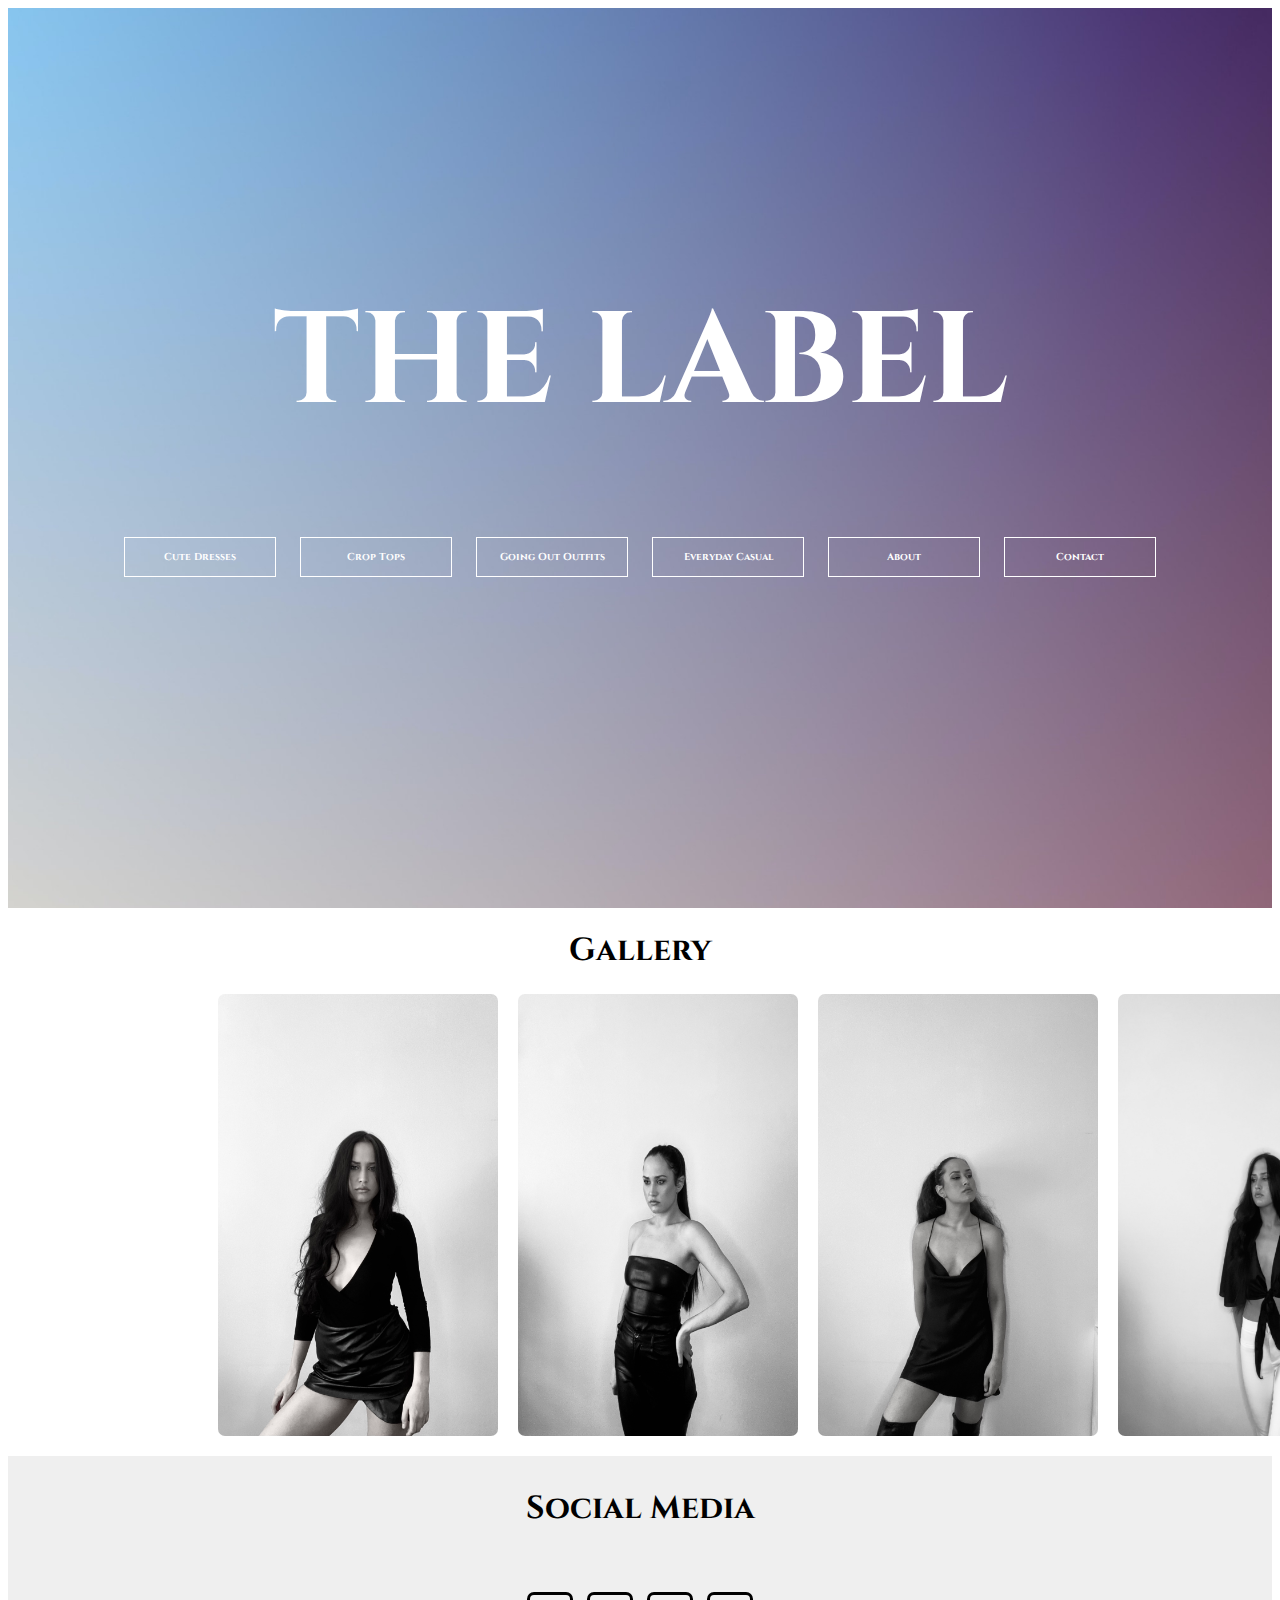
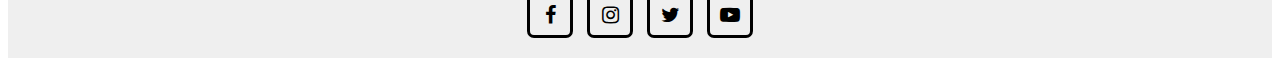
<file: index.html>
<html>
	<head>
	     <title>THE LABEL</title>
	     <link rel="stylesheet" href="style.css">
          <link rel="preconnect" href="https://fonts.googleapis.com">
<link rel="preconnect" href="https://fonts.gstatic.com" crossorigin>
<link href="https://fonts.googleapis.com/css2?family=Kaushan+Script&display=swap" rel="stylesheet">
<link rel="preconnect" href="https://fonts.googleapis.com">
<link rel="preconnect" href="https://fonts.gstatic.com" crossorigin>
<link href="https://fonts.googleapis.com/css2?family=Cinzel&family=Kaushan+Script&display=swap" rel="stylesheet">

        <link rel="stylesheet" href="https://stackpath.bootstrapcdn.com/font-awesome/4.7.0/css/font-awesome.min.css">
    
	</head>
	<body>
	<section id="banner">
		<div class="banner-text">
			<h1>THE LABEL</h1>
                <div class="banner-btn">
				    <a href="CuteDresses.html"><span></span>Cute Dresses</a>
                    <a href="CropTops.html"><span></span>Crop Tops</a>
				    <a href="GoingOutOutfits.html"><span></span>Going Out Outfits</a>
				    <a href="EverydayCasual.html"><span></span>Everyday Casual</a>
				    <a href="About.html"><span></span>About</a>
                    <a href="ContactForm.html"><span></span>Contact</a>
			</div>
		</div>
			
	</section>
			
    <section id="Gallery">
    <div class="title-text">    
    <h1>Gallery</h1>    
    </div>
    
<div class="service-box">
        
    <div class="CuteDresses">
        <img src="pictures/IMG_9692.jpg"> 
        <div class="overlay"> </div>
    </div>        
    <div class="CuteDresses">
       <img src="pictures/IMG_0086%202.jpeg"> 
        <div class="overlay"> </div>
    </div>
    <div class="CuteDresses">
       <img src="pictures/IMG_9970%202.jpeg"> 
        <div class="overlay"> </div>
    </div>
    <div class="CuteDresses">
       <img src="pictures/IMG_0290.jpg"> 
        <div class="overlay"> </div>
    </div>
        
</div>
    </section>
        
    <section id="footer">
    <div class="title-text">
    <h1>Social Media</h1>    
    </div>
        
    <div class="social-links">
        <i class="fa fa-facebook"></i>
        <i class="fa fa-instagram"></i>
        <i class="fa fa-twitter"></i> 
        <i class="fa fa-youtube-play"></i>
    
    </div>
    
    </section>
        
	</body>
</html>
</file>
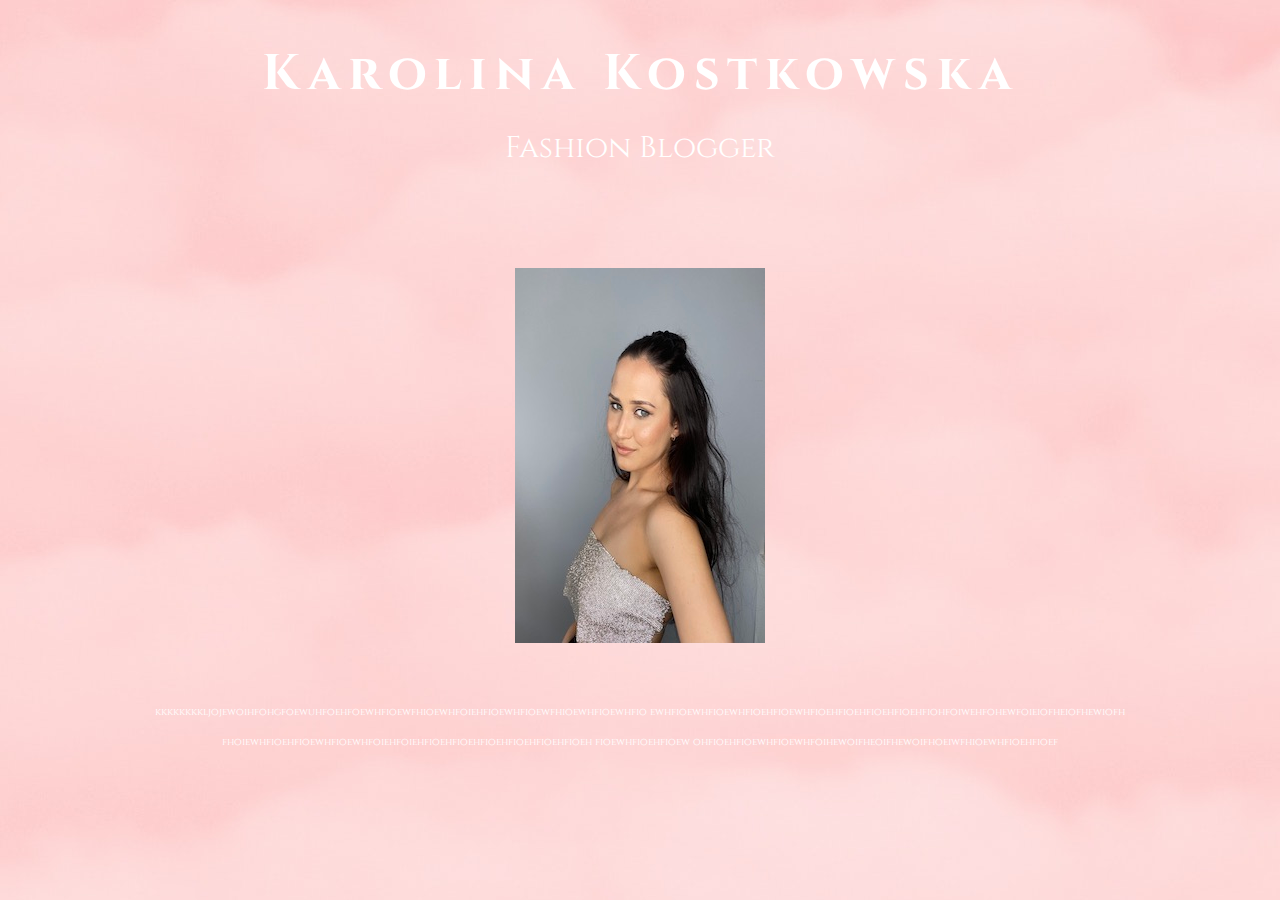
<file: About.html>
<!DOCTYPE html>
<html lang="en">
<head>
    <meta charset="UTF-8">
    <meta name="viewport" content="width=device-width, initial-scale=1.0">
    <link rel="stylesheet" href="About.css">
    <title>About</title>
    <link rel="preconnect" href="https://fonts.googleapis.com">
<link rel="preconnect" href="https://fonts.gstatic.com" crossorigin>
<link href="https://fonts.googleapis.com/css2?family=Cinzel&family=Kaushan+Script&display=swap" rel="stylesheet">

</head>

    <body>
     <div class="container">
        <h1> Karolina Kostkowska</h1>
         <h2> Fashion Blogger </h2>
         <div class="image">
         <img src="pictures/IMG_9856.jpg" alt="Photgraphy Of Me">
         </div>
          <p>   kkkkkkkkljojewoihfohgfoewuhfoehfoewhfioewfhioewhfoiehfioewhfioewfhioewhfioewhfio
          ewhfioewhfioewhfioehfioewhfioehfioehfioehfioehfiohfoiwehfohewfoieiofheiofhewiofh
          fhoiewhfioehfioewhfioewhfoiehfoiehfioehfioehfioehfioehfioehfioeh fioewhfioehfioew ohfioehfioewhfioewhfoihewoifheoifhewoifhoeiwfhioewhfioehfioef
          </p>
        </div>
        
        
    </body>
    
</html>
</file>
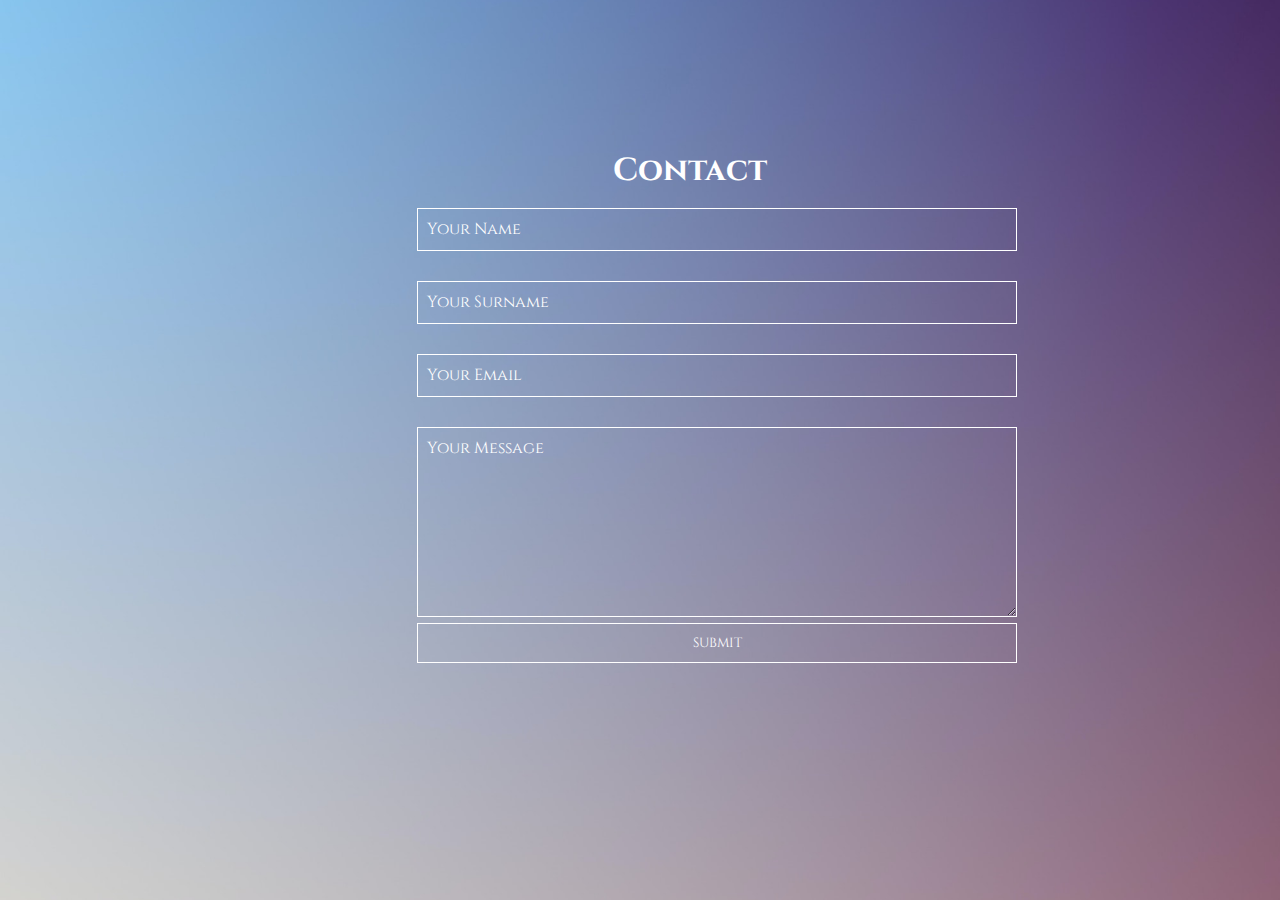
<file: ContactForm.html>
<!DOCTYPE html>
<html lang="en">
<head>
    <meta charset= "UTF-8">
    <meta http-equiv="X-UA-Compatible" content="IE=edge">
    <meta name="viewport" content="width=device-width, initial-scale=1.0">
    <title>ContactForm</title>
    <link rel="stylesheet" href="ContactForm.css">
    <link rel="preconnect" href="https://fonts.googleapis.com">
<link rel="preconnect" href="https://fonts.gstatic.com" crossorigin>
<link href="https://fonts.googleapis.com/css2?family=Cinzel&family=Kaushan+Script&display=swap" rel="stylesheet">

</head>

    
    <body>
        
    
        
    <div class="hero">
		
        <h1 class="contact">Contact</h1>
       
        <form>
            <div class="input-group">
            <input type="text" id="name" required>
            <label for="name">Your Name</label>
            </div>
            
             <div class="input-group">
            <input type="text" id="surname" required>
            <label for="surname">Your Surname</label>
            </div>
            
             <div class="input-group">
            <input type="email" id="email" required>
            <label for="email">Your Email</label>
            </div>
            
             <div class="input-group">
            <textarea name="message" rows="8" required></textarea>
        <label for="message">Your Message</label>
        <button type="submit">SUBMIT</button>
            </div>
        </form>
    

</div>
</body>



</html>
</file>
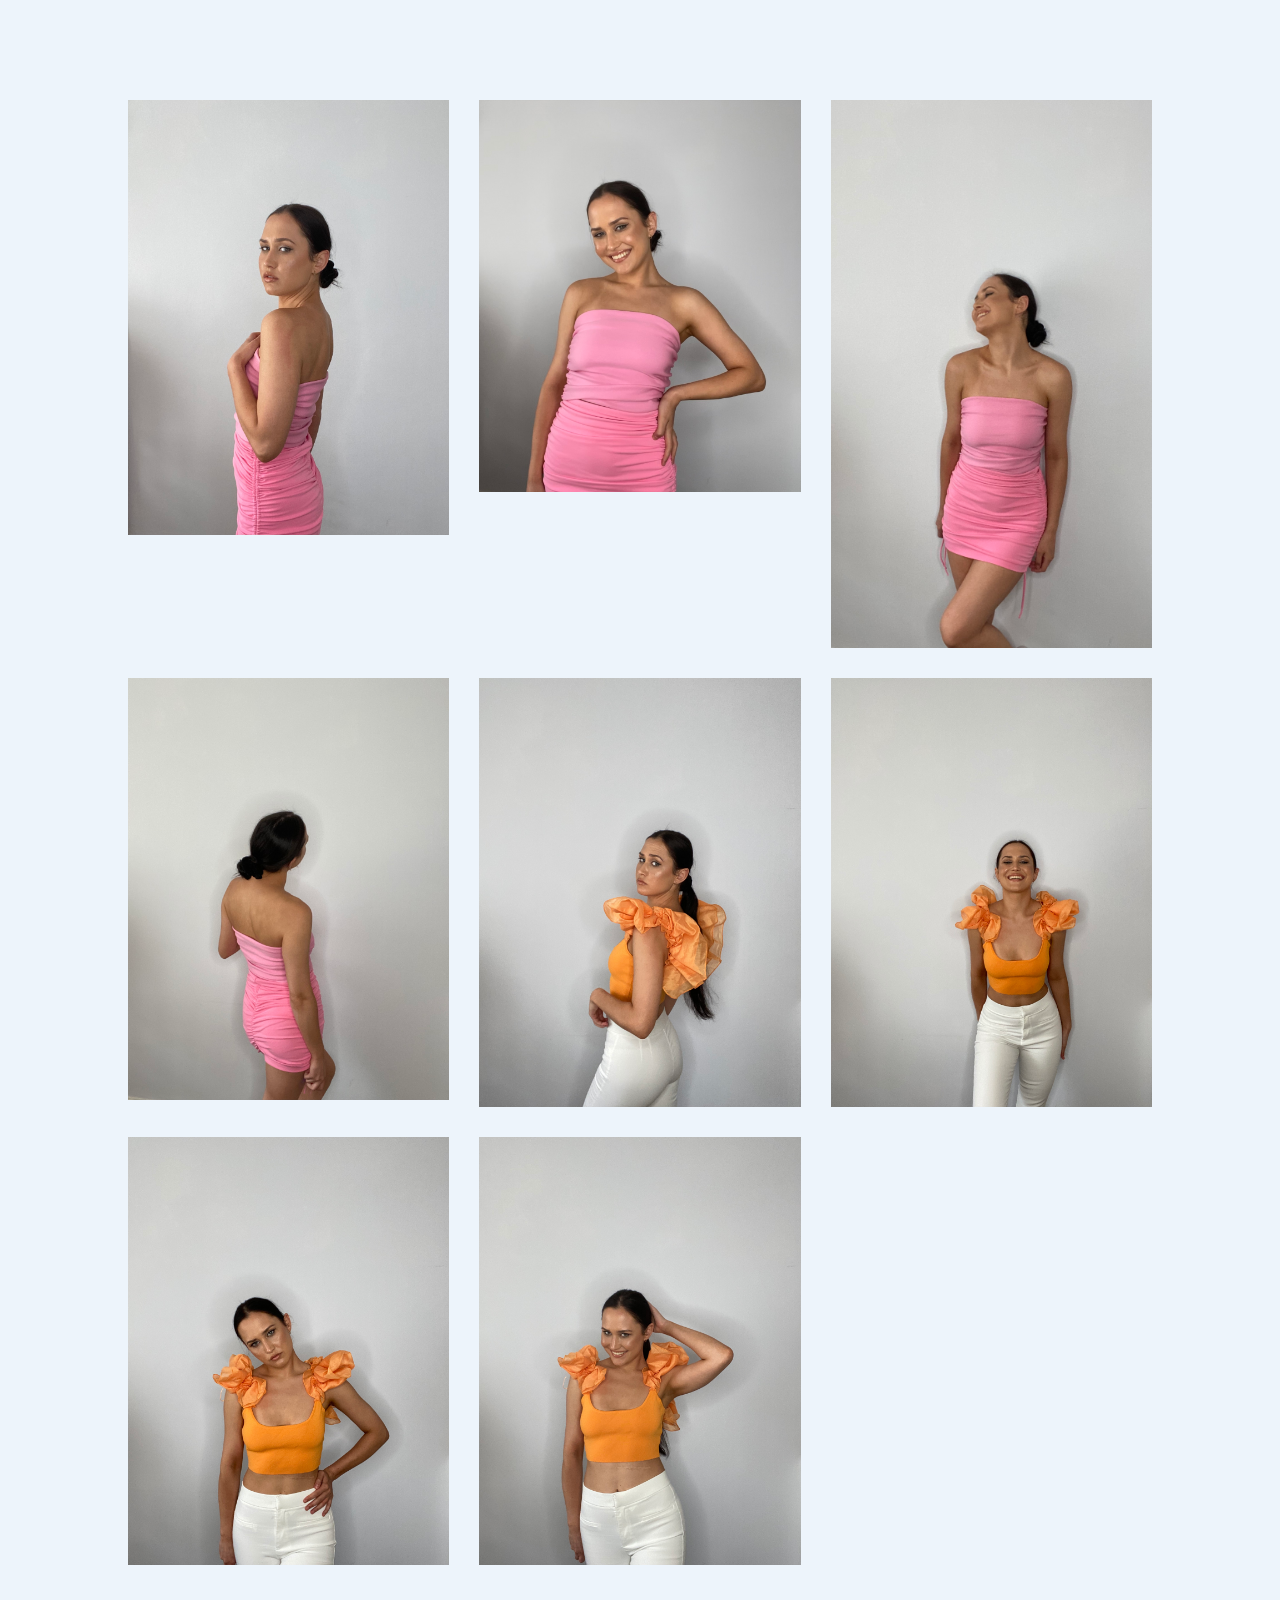
<file: CropTops.html>
<!DOCTYPE html>
<html>
	<head>
         <meta name="viewport" content="width=device-width, initial-scale=0.1">
	     <title>CuteDresses</title>
	     <link rel="stylesheet" href="CropTops.css">
                
	</head>
	<body>
        

        
        <div class="img-gallery">
              <img src="pictures/IMG_0189.jpeg">
              <img src="pictures/IMG_0289.jpg"> 
              <img src="pictures/IMG_0218.jpeg"> 
              <img src="pictures/IMG_0206.jpeg">
              <img src="pictures/IMG_0224.jpeg"> 
              <img src="pictures/IMG_0228.jpeg"> 
              <img src="pictures/IMG_0235.jpeg"> 
              <img src="pictures/IMG_0238.jpeg"> 
        
        
        </div>
	
         
	</body>
</html>
</file>
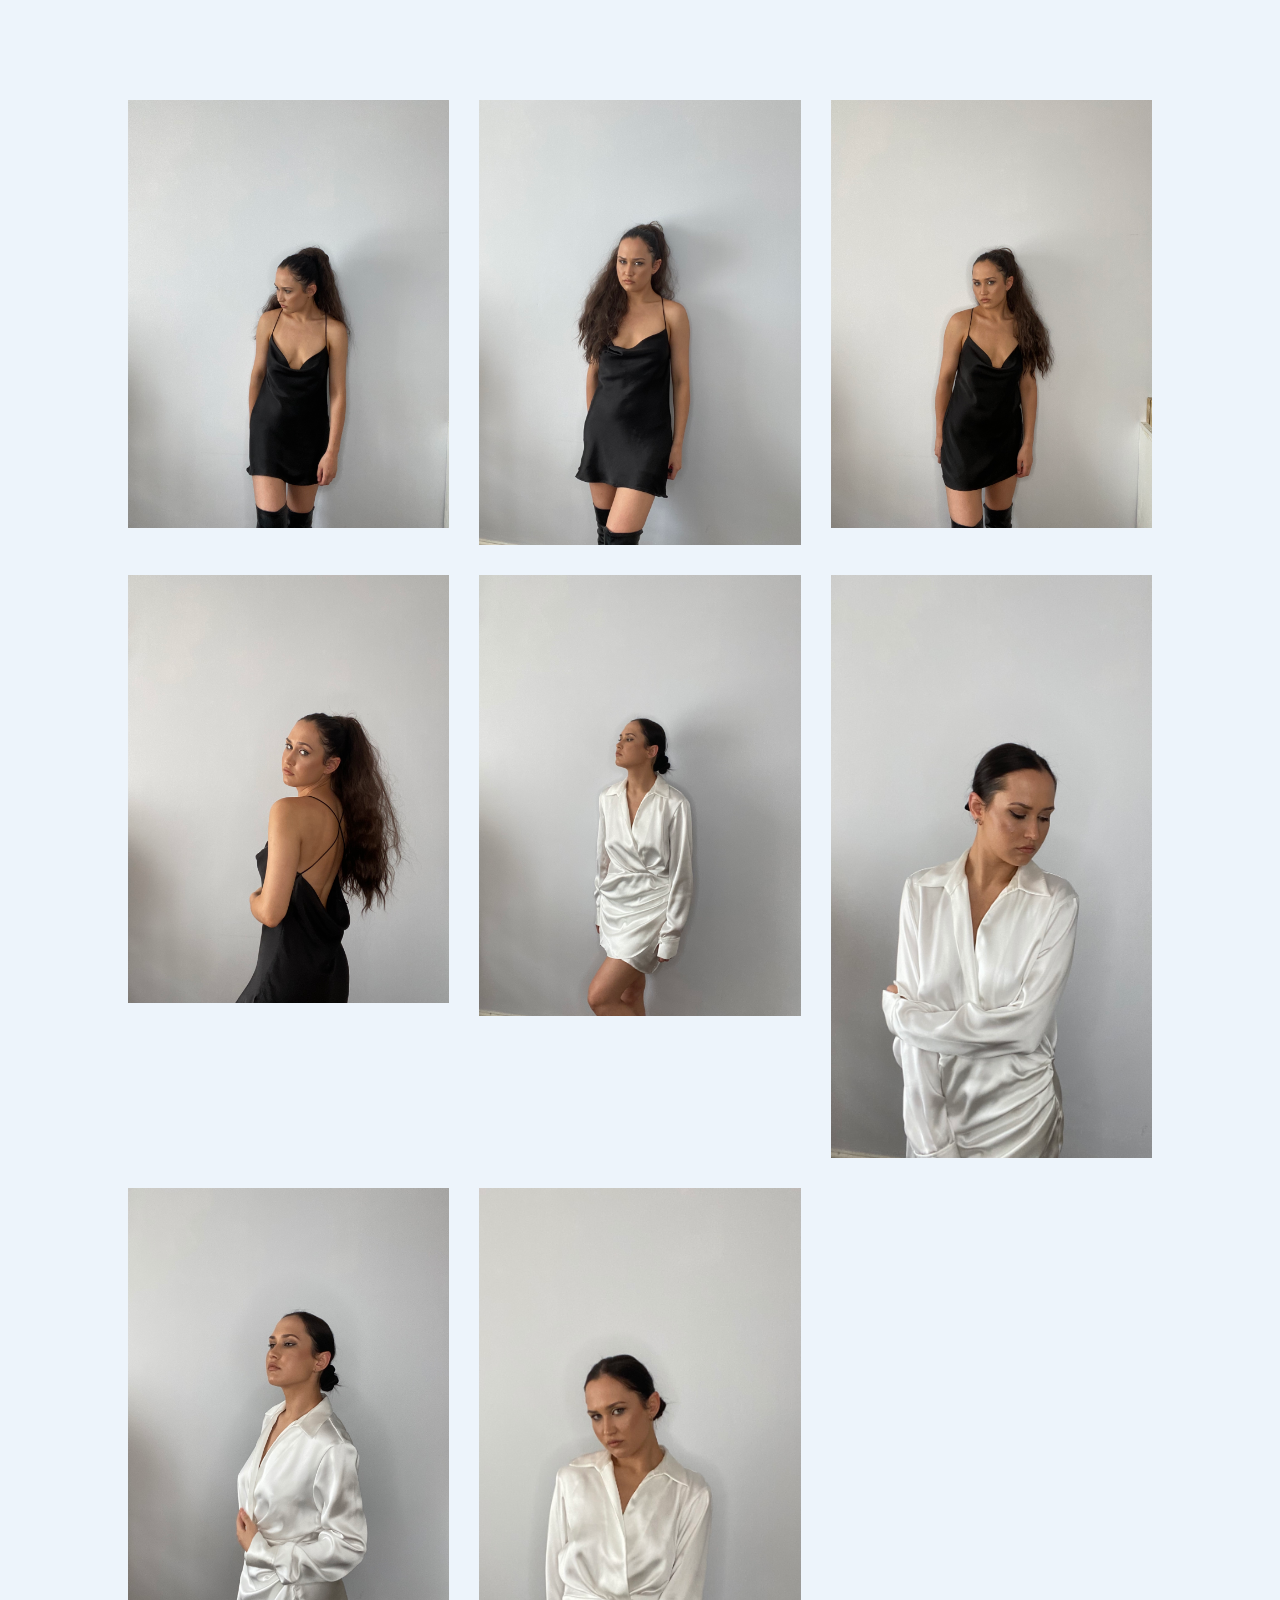
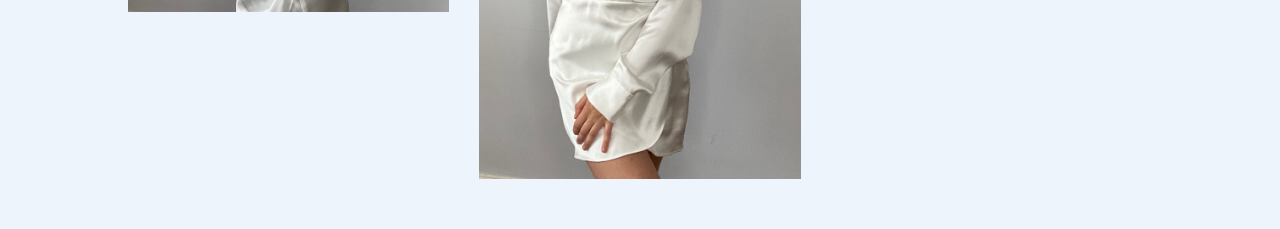
<file: CuteDresses.html>
<!DOCTYPE html>
<html>
	<head>
         <meta name="viewport" content="width=device-width, initial-scale=0.1">
	     <title>CuteDresses</title>
	     <link rel="stylesheet" href="CuteDresses.css">
                
	</head>
	<body>
        
        <div class="img-gallery">
              <img src="pictures/IMG_0010.jpg">
              <img src="pictures/IMG_9899.jpeg"> 
              <img src="pictures/IMG_9963.jpeg"> 
              <img src="pictures/IMG_9935.jpeg">
              <img src="pictures/IMG_0155.jpeg"> 
              <img src="pictures/IMG_0162.jpeg"> 
              <img src="pictures/IMG_0169.jpeg"> 
              <img src="pictures/IMG_0174.jpeg"> 
        
        
        </div>
	
         
	</body>
</html>
</file>
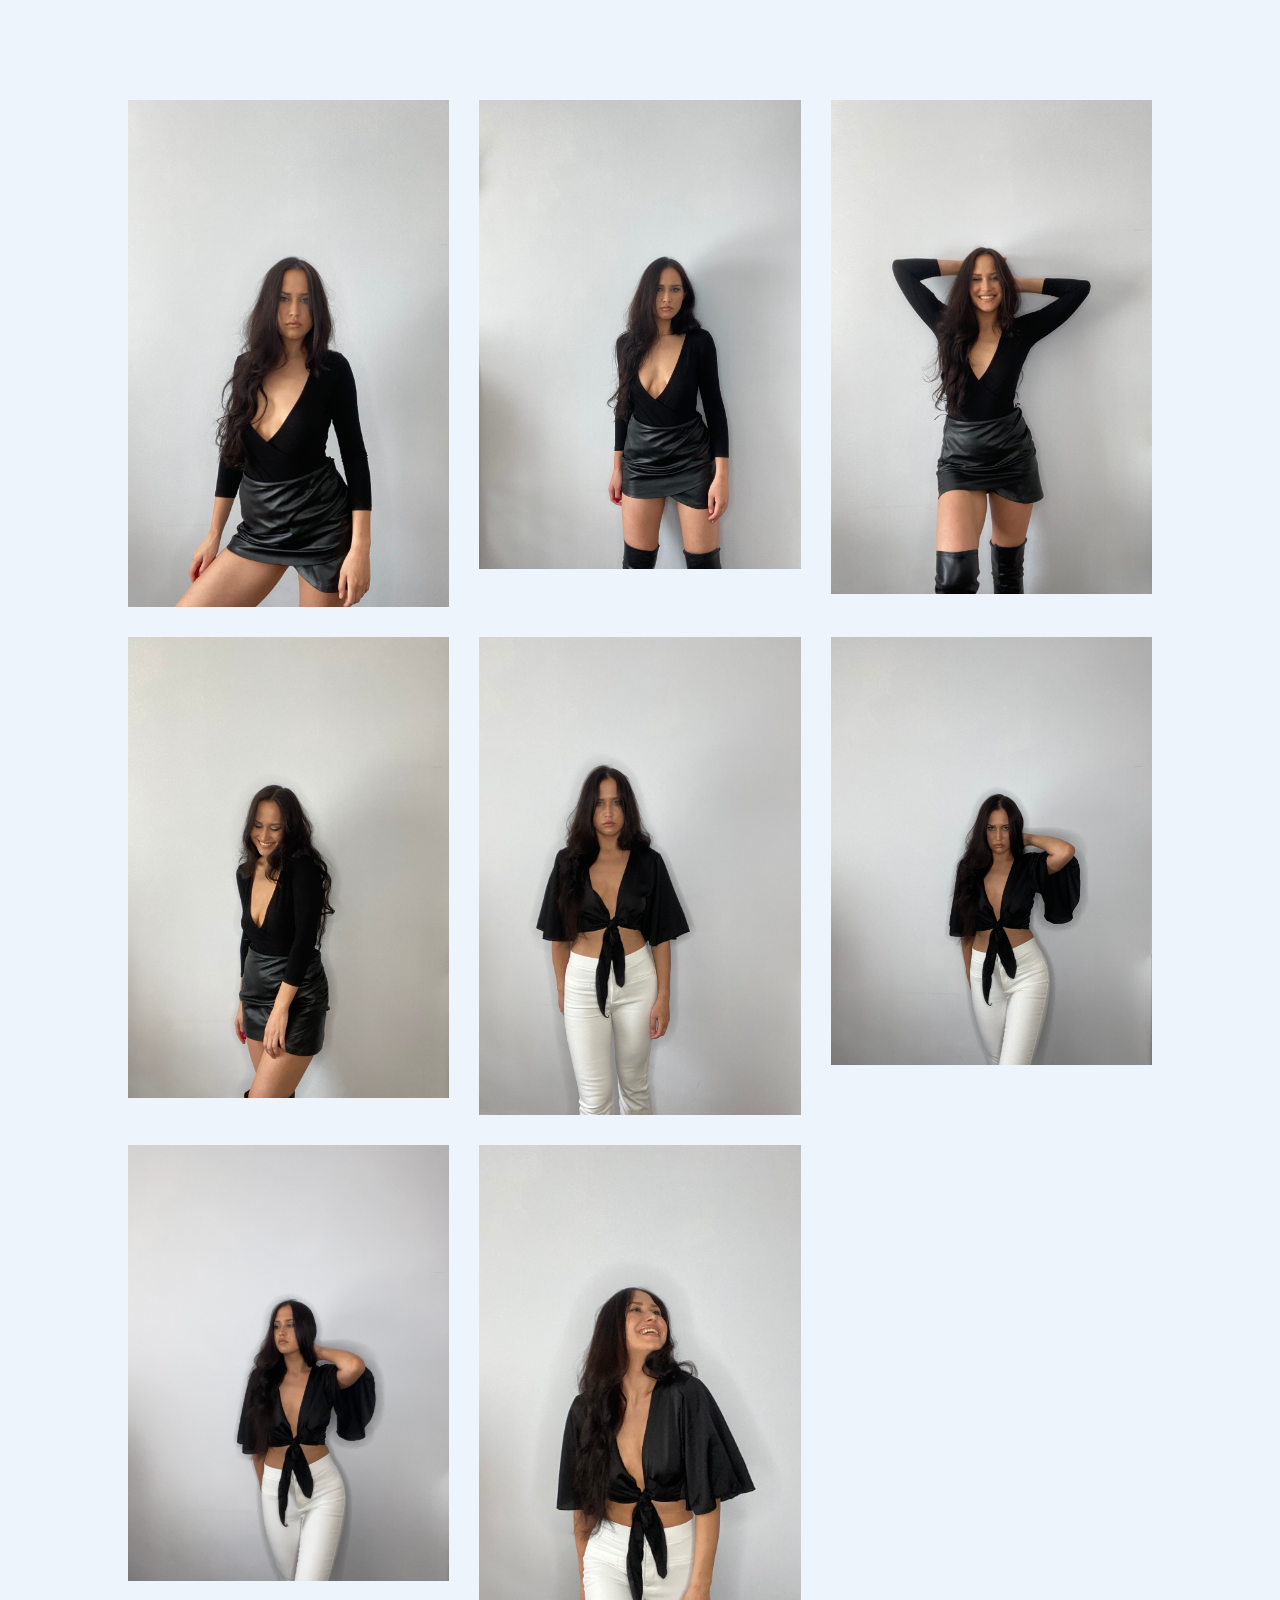
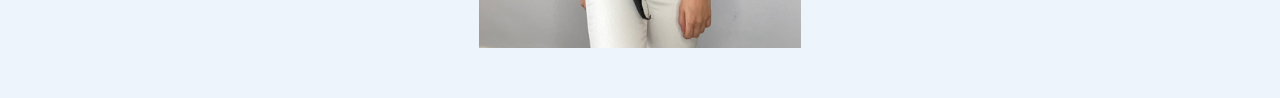
<file: EverydayCasual.html>
<!DOCTYPE html>
<html>
	<head>
         <meta name="viewport" content="width=device-width, initial-scale=0.1">
	     <title>CuteDresses</title>
	     <link rel="stylesheet" href="EverydayCasual.css">
                
	</head>
	<body>
        
        <div class="img-gallery">
              <img src="pictures/IMG_9692 2.jpeg">
              <img src="pictures/IMG_9633.jpeg"> 
              <img src="pictures/IMG_9656.jpeg"> 
              <img src="pictures/IMG_9663.jpeg">
              <img src="pictures/IMG_0262.jpeg"> 
              <img src="pictures/IMG_0255.jpeg"> 
              <img src="pictures/IMG_0290 copy.PNG"> 
              <img src="pictures/IMG_0265.jpeg"> 
        
        
        </div>
	
         
	</body>
</html>
</file>
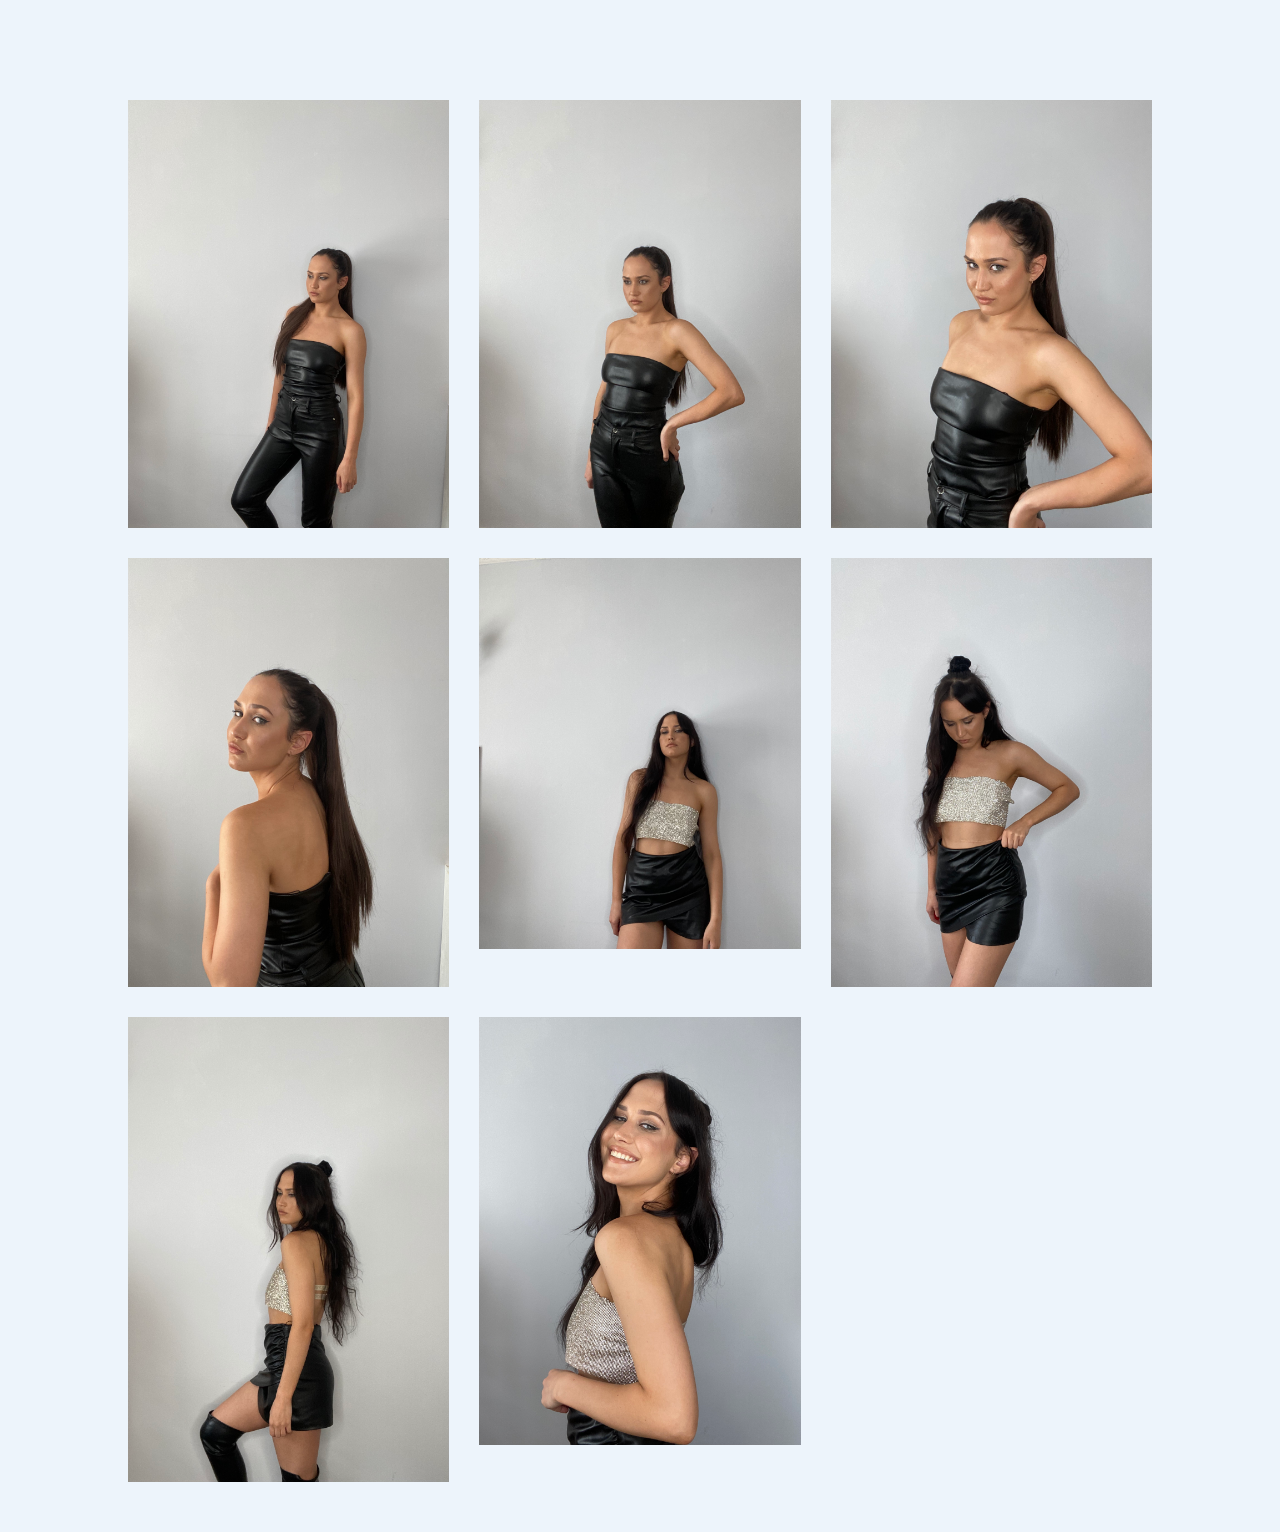
<file: GoingOutOutfits.html>
<!DOCTYPE html>
<html>
	<head>
         <meta name="viewport" content="width=device-width, initial-scale=0.1">
	     <title>CuteDresses</title>
	     <link rel="stylesheet" href="GoingOutOutfits.css">
                
	</head>
	<body>
        
        <div class="img-gallery">
              <img src="pictures/IMG_0052.jpeg">
              <img src="pictures/IMG_0086.jpeg"> 
              <img src="pictures/IMG_0094.jpeg"> 
              <img src="pictures/IMG_0130.jpeg">
              <img src="pictures/IMG_9803.jpeg"> 
              <img src="pictures/IMG_9770.jpeg"> 
              <img src="pictures/IMG_9733.jpeg"> 
              <img src="pictures/IMG_9766.jpeg"> 
        
        
        </div>
	
         
	</body>
</html>
</file>
<file: style.css>
*{

	margin:0
	padding:0
}
        
#banner{
        background:  url(images/home.jpg);
	background-size: cover;
	background-position: center;
	height: 100vh;
}

.banner-text{
	text-align: center;
	color: #fff;
	padding-top: 180px;

}
.banner-text h1{
	font-size: 130px;
	font-family: 'Cinzel', cursive;
}

.banner-btn{
	margin: 70px auto 0;
}
.banner-btn a{
	width: 150px;
	text-decoration: none;
	display: inline-block;
	margin: 0 10px;
	padding: 12px 0;
	color: #fff;
	border: .5px solid #fff;
    position: relative;
    z-index: 1;
    transition: color 0.5s;
    font-family: 'Cinzel', cursive;
    font-size: 10px;
    font-weight: bold;
}
	

.banner-btn a span{
    
    width: 0;
    height: 100%;
    position: absolute;
    top: 0;
    left: 0;
    background: #fff;
    z-index: -1;
    transition: 0.5s;
    
    
}

.banner btn a:hover span{
    
    width: 100%;
    

}

.banner-btn a:hover span{
    width: 100%;
    
    
}
    
.banner-btn a:hover{
    color: #000;
}

#features{
    width:100%;
    padding: 70px 0;
    background: #efefef;
        
}

.title-text{
    
    text-align: center;
    padding-bottom: 0px;
    

}

.title-text p{
    
    margin: auto;
    font-size: 20px;
    color: #000;
    font-weight: bold;
    font-family: 'Cinzel', cursive;
}

.service-box{
    width: 70%;
    display: flex;
    justify-content: space-around;
    margin: auto;
}

.CuteDresses{
    flex-basis: 48%;
    text-align: center;
    border-radius: 100px;
    border-width: medium;
    margin-bottom: 20px;
    color: #fff;
    position: relative;
    margin-left:20px;
}

.CuteDresses img{
    width: 280px;
  
    border-radius: 7px;
    
}

.overlay{
   width: 100%;
   height: 100%;
   position: absolute;
   top: 0;
   border-radius: 7px;
   cursor: pointer;
   background:linear-gradient(-180deg, rgba(255,255,255,0.50) 0%, rgba(0,0,0,0.50) 100%);
   opacity:0;
   transition: 1s;
        
}

.CuteDresses:hover .overlay {
    opacity:1;
    
}

#footer{
    
    padding: 10px 100 20px;
    background: #efefef; 
    font-family: 'Cinzel', cursive;

}

.social-links{
    text-align: center;
    
}

.social-links .fa{
    height: 40px;
    width: 40px;
    font-size: 20px;
    line-height: 40px;
    border: 1px solid #000;
    margin: 40px 5px 0;
    cursor: pointer;
    transition: .5s;
    border-radius: 7px;
    border-width: medium;
    }
    
.social-links .fa:hover{
    background: #856699;
    color: #fff;
    transform: translateY(-7px);
    
}
  
#Gallery{
    font-family: 'Cinzel', cursive;
}
</file>
<file: About.css>
*{
    margin: 0;
    padding:0;
    box-sizing: border-box;
    
}

html{
    
font-size: 10px;

}

body{
    background: url(images/pink.jpg);
    background-position: 2000x;
    font-family: 'Cinzel', cursive;
    
}

.container{
    
max-width: 1100px;
margin: 0 auto;
padding: 0 3rem;
margin-top: 4rem;
text-align: center;

}

h1{

    color: #fff;
    font-size: 5rem;
    font-weight: 700;
    letter-spacing: 8px;
    margin-bottom: 2rem;
}

h2{
    
    color: #fff;
    font-size: 3rem;
    font-weight: 400;
    
}

.image{
    margin-top: 10rem;
    margin-bottom:  5rem;
    border-radius: 6px;
}

p{
    
font-size: : 2rem;
color: #fff;
line-height: 3rem;
margin-bottom: 5rem;
}


   
    
}
</file>
<file: ContactForm.css>
*{
    margin: 0;
    padding:0;
    font-family:'Cinzel', sans-serif;
    box-sizing: border-box;
    
}


.hero{
    
    width: 100%;
    height: 100vh;
    background-image:  url(images/home.jpg);
    background-position: center;
    background-size: cover;
    display: flex;
    align-items: center;
    justify-content: center;
    
}

form{
    width: 90%;
    max-width: 600px;
    
}

.input-group{
    margin-bottom: 30px;
    position: relative;
}

input, textarea{
    width: 100%;
    padding: 10px;
    outline: 0;
    border: 1px solid #fff;
    color: #fff;
    background: transparent;
    font-size: 15px;
    
}

label{
    
    height: 100%;
    position: absolute;
    left: 0;
    top: 0;
    padding: 10px;
    color: #fff;
    cursor: text;
    transition: 0,2s;
}

button{
    padding: 10px 0;
    color: #fff;
    outline: : none;
    background: transparent;
    border: 1px solid #fff;
    width: 100%;
    cursor: pointer;
    
}


input:focus~label,
input:valid~label,
textarea:focus~label,
textarea:valid~label{  
    top: -35px;
    font-size: 14px;
    
}

.contact{
    position:relative;
    left:350px;
    bottom:280px;
    color: #fff;
  
    
}
</file>
<file: CropTops.css>
*{
    margin: 0;
    padding: 0;
    font-family: sans-serif;
}

body{
    background: #edf4fb;
    
}

.img-gallery{
    
    width: 80%;
    margin: 100px auto 50px;
    display: grid;
    grid-template-columns: repeat(auto-fit, minmax(250px, 1fr));
    grid-gap: 30px;
}

.img-gallery img{
    
    width: 100%;
    cursor: pointer;

}

.img-gallery img:hover{
    
    transform: scale(0.93) rotate(0deg);
    border-radius: 20px;
    box-shadow: 2 15px 75px;
}

   
    
   


}
</file>
<file: CuteDresses.css>
*{
    margin: 0;
    padding: 0;
    font-family: sans-serif;
}

body{
    background: #edf4fb;
    
}

.img-gallery{
    
    width: 80%;
    margin: 100px auto 50px;
    display: grid;
    grid-template-columns: repeat(auto-fit, minmax(250px, 1fr));
    grid-gap: 30px;
}

.img-gallery img{
    
    width: 100%;
    cursor: pointer;
}

.img-gallery img:hover{
    
    transform: scale(0.93) rotate(0deg);
    border-radius: 20px;
    box-shadow: 2 15px 75px;
}

}
</file>
<file: EverydayCasual.css>
*{
    margin: 0;
    padding: 0;
    font-family: sans-serif;
}

body{
    background: #edf4fb;
    
}

.img-gallery{
    
    width: 80%;
    margin: 100px auto 50px;
    display: grid;
    grid-template-columns: repeat(auto-fit, minmax(250px, 1fr));
    grid-gap: 30px;
}

.img-gallery img{
    
    width: 100%;
    cursor: pointer;
}

.img-gallery img:hover{
    
    transform: scale(0.93) rotate(0deg);
    border-radius: 20px;
    box-shadow: 2 15px 75px;
}

}
</file>
<file: GoingOutOutfits.css>
*{
    margin: 0;
    padding: 0;
    font-family: sans-serif;
}

body{
    background: #edf4fb;
    
}

.img-gallery{
    
    width: 80%;
    margin: 100px auto 50px;
    display: grid;
    grid-template-columns: repeat(auto-fit, minmax(250px, 1fr));
    grid-gap: 30px;
}

.img-gallery img{
    
    width: 100%;
    cursor: pointer;
}

.img-gallery img:hover{
    
    transform: scale(0.93) rotate(0deg);
    border-radius: 20px;
    box-shadow: 2 15px 75px;
}

}
</file>
